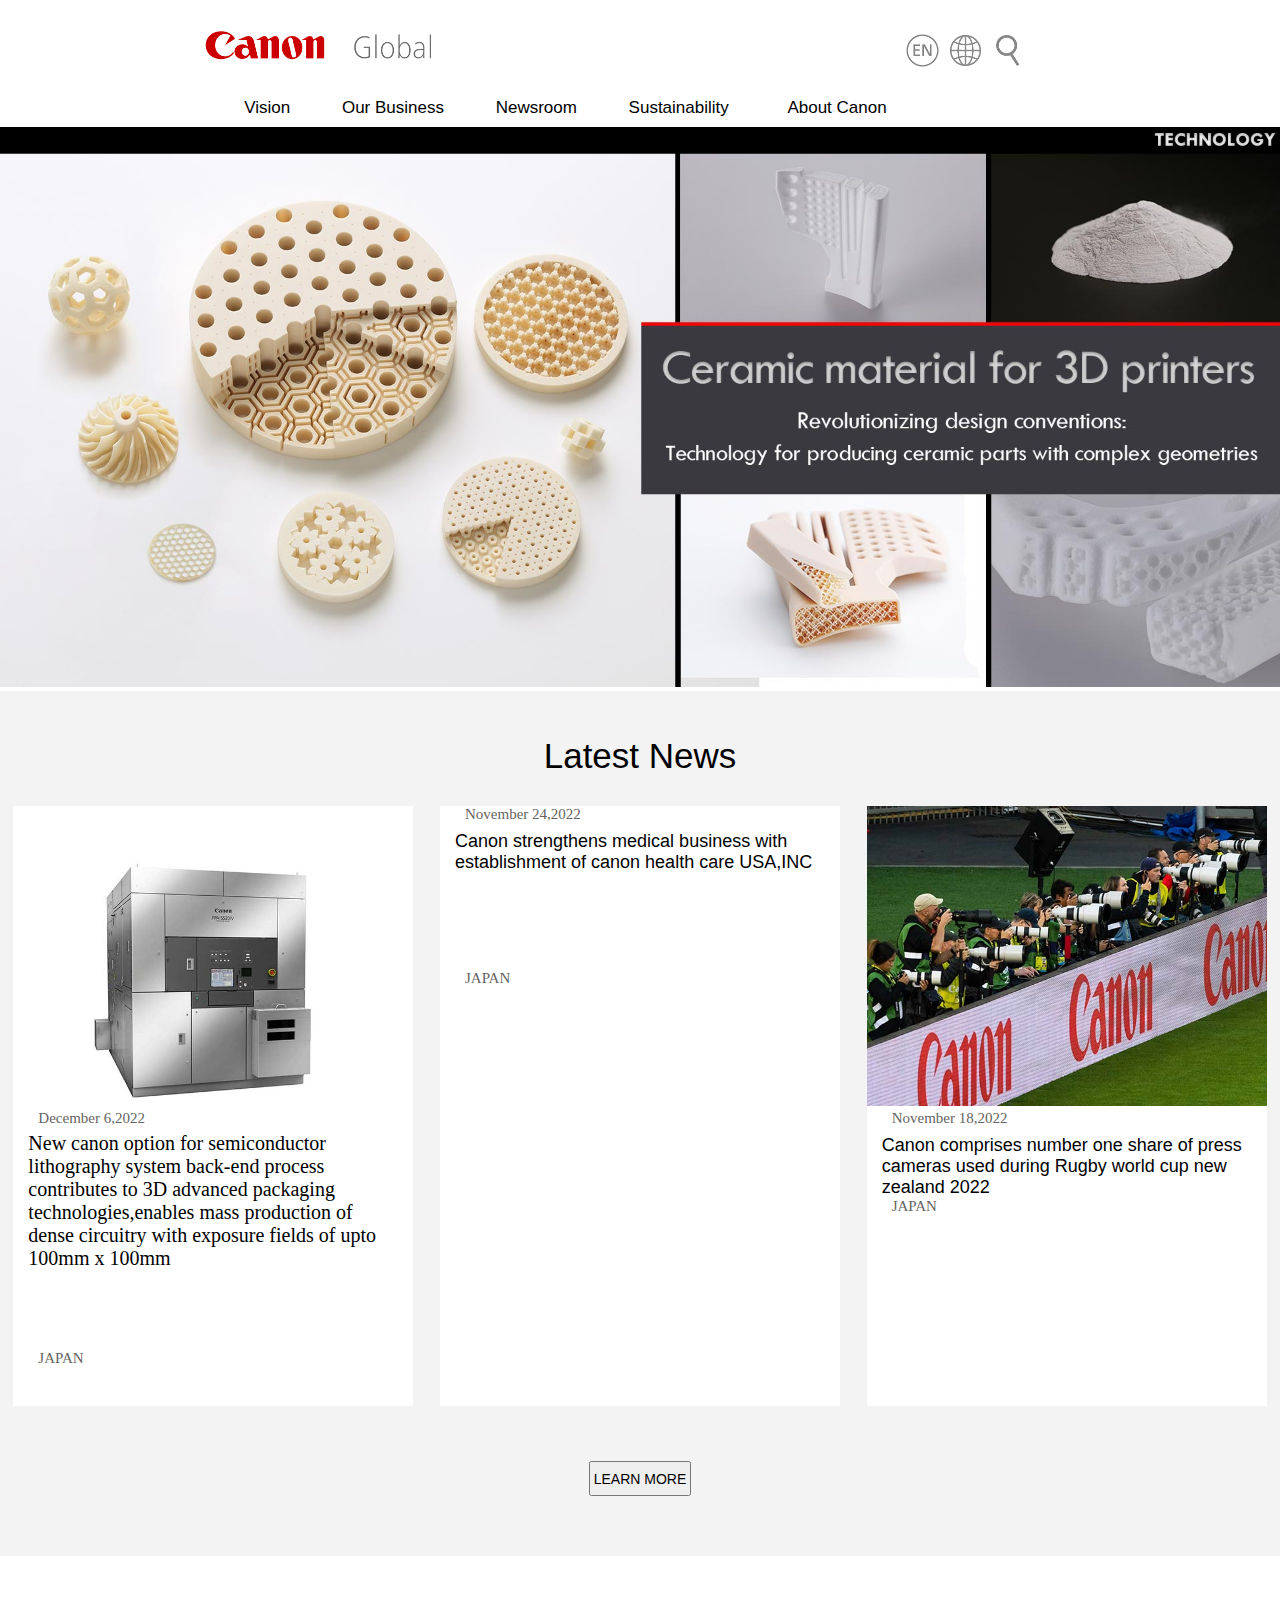
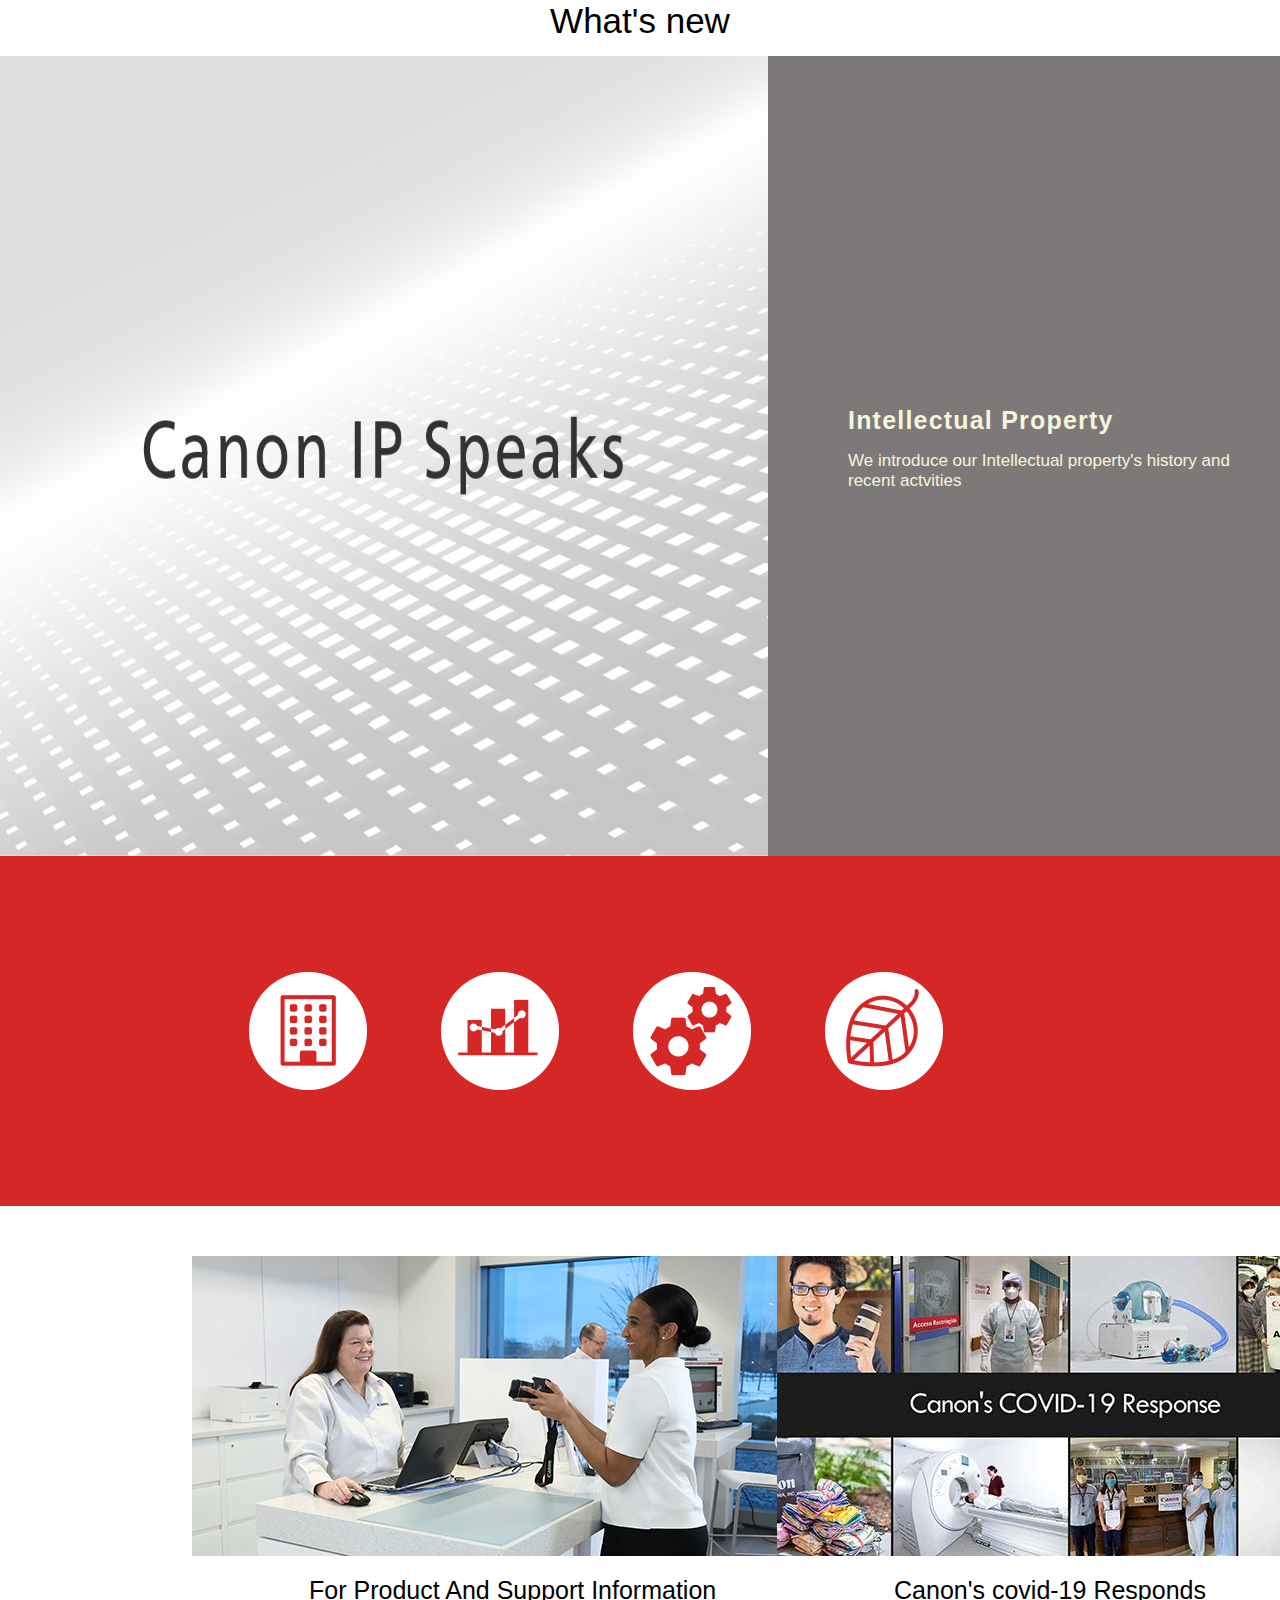
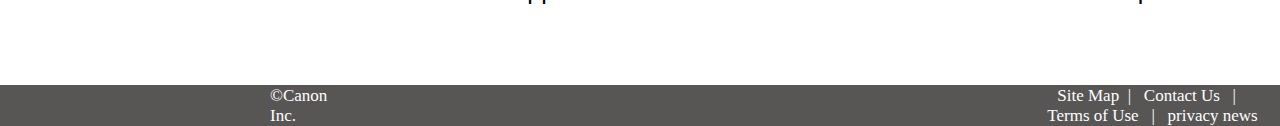
<file: index.html>
<!DOCTYPE html>
<html lang="en">

<head>
    <title>Canon Global</title>
    <link rel="stylesheet" href="html2.css">
</head>

<body>

    <header class="head">

        <div class="canon">
                <img class="icon-image-1" height="30px" width="230px" class="logo" src="canonlogo.png">
        </div>                


        <div class="icons">
                <img class="icon-1" src="language.png">
                <img class="icon-1" src="region.png">
                <img class="icon-1" src="searchicon.png">
         </div>
                
    </header>

    <div class="text">
        <a href="#">Vision</a>&nbsp;&nbsp;&nbsp;&nbsp;&nbsp;
        <a href="#">Our Business</a>&nbsp;&nbsp;&nbsp;&nbsp;&nbsp;
        <a href="#">Newsroom</a>&nbsp;&nbsp;&nbsp;&nbsp;&nbsp;
        <a href="#">Sustainability</a>&nbsp;&nbsp;&nbsp;&nbsp;&nbsp;&nbsp;
        <a href="#">About Canon</a>&nbsp;&nbsp;&nbsp;&nbsp;&nbsp;&nbsp;
    </div>


    <div>
        <img class="setting1" src="firstpic.jpg">
    </div>


    
    <div class="headingdiv">
        <p class="heading" >Latest News</p>
    </div>

    <div class="folder" >

            <div class="pic1">
                <img class="pic1s" src="folderpic1.jpg" >
                <a class="atag" href="#">December 6,2022</a>
                <p class="ptag">New canon option for semiconductor <br>lithography system back-end process<br>contributes to 3D advanced packaging<br> technologies,enables mass production of<br> dense circuitry with exposure fields of upto <br>100mm x 100mm</p>
                <br><br><br><br><br><a class="atag">JAPAN</a>
            </div>

            <div class="note1">
                <a class="atag1" href="#">November 24,2022</a>
                <p class="ptag1" >Canon strengthens medical business with<br>establishment of canon health care USA,INC</p>
                <p class="ptag2">TOKYO,November 24,2022-canon Inc. announced today that the company has decided to establish a new subsidiary, to be named canon Healthcare USA, iNC....</p>
                <a class="atag" >JAPAN</a>
            </div>

            <div class="pic1">
                    <img class="pic2s" src="folderpic2.jpg" >
                    <a class="atag" href="#">November 18,2022</a>
                    <p class="ptag1">Canon comprises number one share of press cameras used during Rugby world cup new zealand 2022</p>
                    <a class="atag">JAPAN</a>
            </div> 
            
           
    </div>

    <div class="btn">
        <button class="btnclass">LEARN MORE</button>
    </div>


    <div class="folder2">
        <p class="heading">What's new</p>
    </div>


    <div class="pic3">
        <img class="pic3cl" src="wn-ip.jpg">
        <div class="text2">
           <h6 class="innertext">Intellectual Property</h6><br>
           <p class="addtext">We introduce our Intellectual property's history and recent actvities</p>
        </div>
    </div>

    <div class="redfolder">
        <img class="imgcl" src="1st.png">
        <img class="imgcl" src="2nd.png ">
        <img class="imgcl" src="3rd.png">
        <img class="imgcl" src="4th.png">
    </div>

    <div class="lastdiv">

        <div class="last">
        <img  src="img1.jpg"><br><br>
        <a class="text" href="#">For Product And Support Information</a>
         </div>

         <div class="last">
         <img src="img2.jpg"><br><br>
         <a class="text" href="#">Canon's covid-19 Responds</a>
         </div>

    </div>

    <div class="endcl">
        <a class="frst-end">&#169;Canon Inc.</a>
        <div class="second-end">
            <a href="#"> Site Map   &nbsp;|  &nbsp;  Contact Us   &nbsp; |   &nbsp; Terms of Use   &nbsp; |  &nbsp;   privacy news</a>
        </div>
        
    </div>

   
</body>

</html>
</file>
<file: html2.css>
*{
    padding: 0%;
    margin: 0%;
    font-size: 14px;
    box-sizing: border-box;
}
.head{

   width: 100%;
   height: 90px;

}
.canon{
    
   background-color: rgb(255, 255, 255);
    width: 50%;
    height: 90px;
   align-items: center;
   display: flex;
   justify-content: center;
   float: left;

}  
.icon-image-1{
   float: left;
}

.logo{
  
   margin-top: 2.2%;
   margin-left: 37%;
    height: 33px;
    width: 28%;
    
    
}

.icons{

   margin-top: 0;
    width: 50%;
    height: 90px;
    position: absolute;
    left: 50%;
 background-color: rgb(255, 255, 255);
 align-items: center;
 display: flex;
 justify-content: center;


}
.icon-1{
  float: right;
  margin-left: 10px;
  margin-top: 10px;
}

.icons img{

    width: 33px;
    height: 33px;
}

.icon1{

    
    padding-left: 50%;
    padding-top: 10px;
}

.text {
   font-family: sans-serif;
   font-weight: lighter;
   font-size: 10px;
   padding-left: 18.3%;   
}

a{
    text-decoration: none;
    color: black;
    font-size: 17px;
    margin-left: 10px;
}

 .setting1{
    padding-top: 8px;
    width: 100%;
 }


.headingdiv{

   background-color:#f3f3f3;
   width: 100%;
   height:15%;

}
 

 .heading{
    text-align: center;
    color: black;
    font-size: 35px;
    padding-top: 45px;
    padding-bottom: 30px;
    font-family: 'Frutiger Neue W01 Light', 'Frutiger', 'lato', 'segoe', Arial, Helvetica, sans-serif;
 }

 .folder{
    background-color:#f3f3f3;;
    height: 580px;
    width: 100%;
    display: flex;
    flex-direction: row;
    box-sizing: border-box;
    justify-content: space-around;
 }

 .pic1{
    background-color: white;
    color: black;
    height:600px;
    width: 400px;
 }
 .pic1s{
    padding-top: 25px;
    padding-left: 15px;
    width: 370px ;
    height: 300px;
 }

.atag{
    color: rgb(102, 100, 98);
    padding-left: 15px;
    font-size: 15px;
 }

 .ptag{
    color: black;
    padding-left: 15px;
    font-size: 20px;
    padding-top: 5px;
 }
 .note1{
    background-color:white;
    color: black;
    height:600px;
    width: 400px;
    float:inline-end;
 }

 .atag1{
    color: rgb(102, 100, 98);
    padding-left: 15px;
    font-size: 15px;
    padding-top: 20px;
 }

 .ptag1{
    padding-top:8px ;
   font-family: Verdana, Geneva, Tahoma, sans-serif;
   font-size: 18px;
   padding-left: 15px;
 }

 .ptag2{
    color: white;
    font-size: 20px;
    padding-top: 5px;
    padding-left: 15px;
 }
 
 .pic2s{
    width: 400px ;
    height: 300px;
 }

.btn{
   text-align: center;
   background-color:#f3f3f3;
   width: 100%;
   height:15%;
}

.btnclass{
    margin-top: 75px;
    margin-bottom:60px ;
    width: 8%;
    height: 35px;
}

.folder2{
    padding-bottom: 80px;
    height: 100px;
    background-color:white;

}

.pic3{

   height: 800px;
   width: 100%;

}

.pic3cl{
   height: 800px;
   width: 60%;
}

.text2{
   width: 40%;
   height:800px ;
   background-color:rgb(126, 121, 121);
   float: right;
   padding-left: 80px;
}

.innertext{

   color: beige;
   padding-top: 350px;
   font-family: 'Frutiger Neue W01 Light', 'Frutiger', 'lato', 'segoe', Arial, Helvetica, sans-serif;
   font-size: 25px;
   letter-spacing: 1.2px;
   
}

.addtext{

   color: beige;
   font-size: 17px;
   font-family: Verdana, Geneva, Tahoma, sans-serif;
}

.redfolder{

   background-color: rgb(214, 39, 39);
   width: 100%;
   height: 15%;
   display: flex;
   flex-direction:row;
   justify-content: space-around;
   padding-right: 25%;
   padding-left: 15%;

}

.imgcl{

   padding-left: 40px;
   padding-top: 115px;
   padding-bottom: 115px;

}

.lastdiv{

   display: flex;
   padding-left: 15%;
   padding-right: 15%;
   flex-direction: row;
   height: 200pv;
   width: 100%;
   justify-content: space-around;
   background-color:white;
  
}

.last{
  
   margin-top: 50px;
   margin-bottom: 80px;
   
 
}

.last1{

   margin-top: 50px;
   margin-bottom: 80px;
  
}

.text {
   font-family: sans-serif;
   font-size: 25px;
      
}

.endcl{

   height:41px;
   background-color: #585555;
   display: flex;
   align-items: center;
}

.frst-end{
   columns: white;
   margin-right: 80vh;
   margin-left: 30vh;
}

.Sec-end{
   width: 100%;
   margin-left: 120vh;
   color: white;
}

.endcl a{
   color: white;
}
</file>
